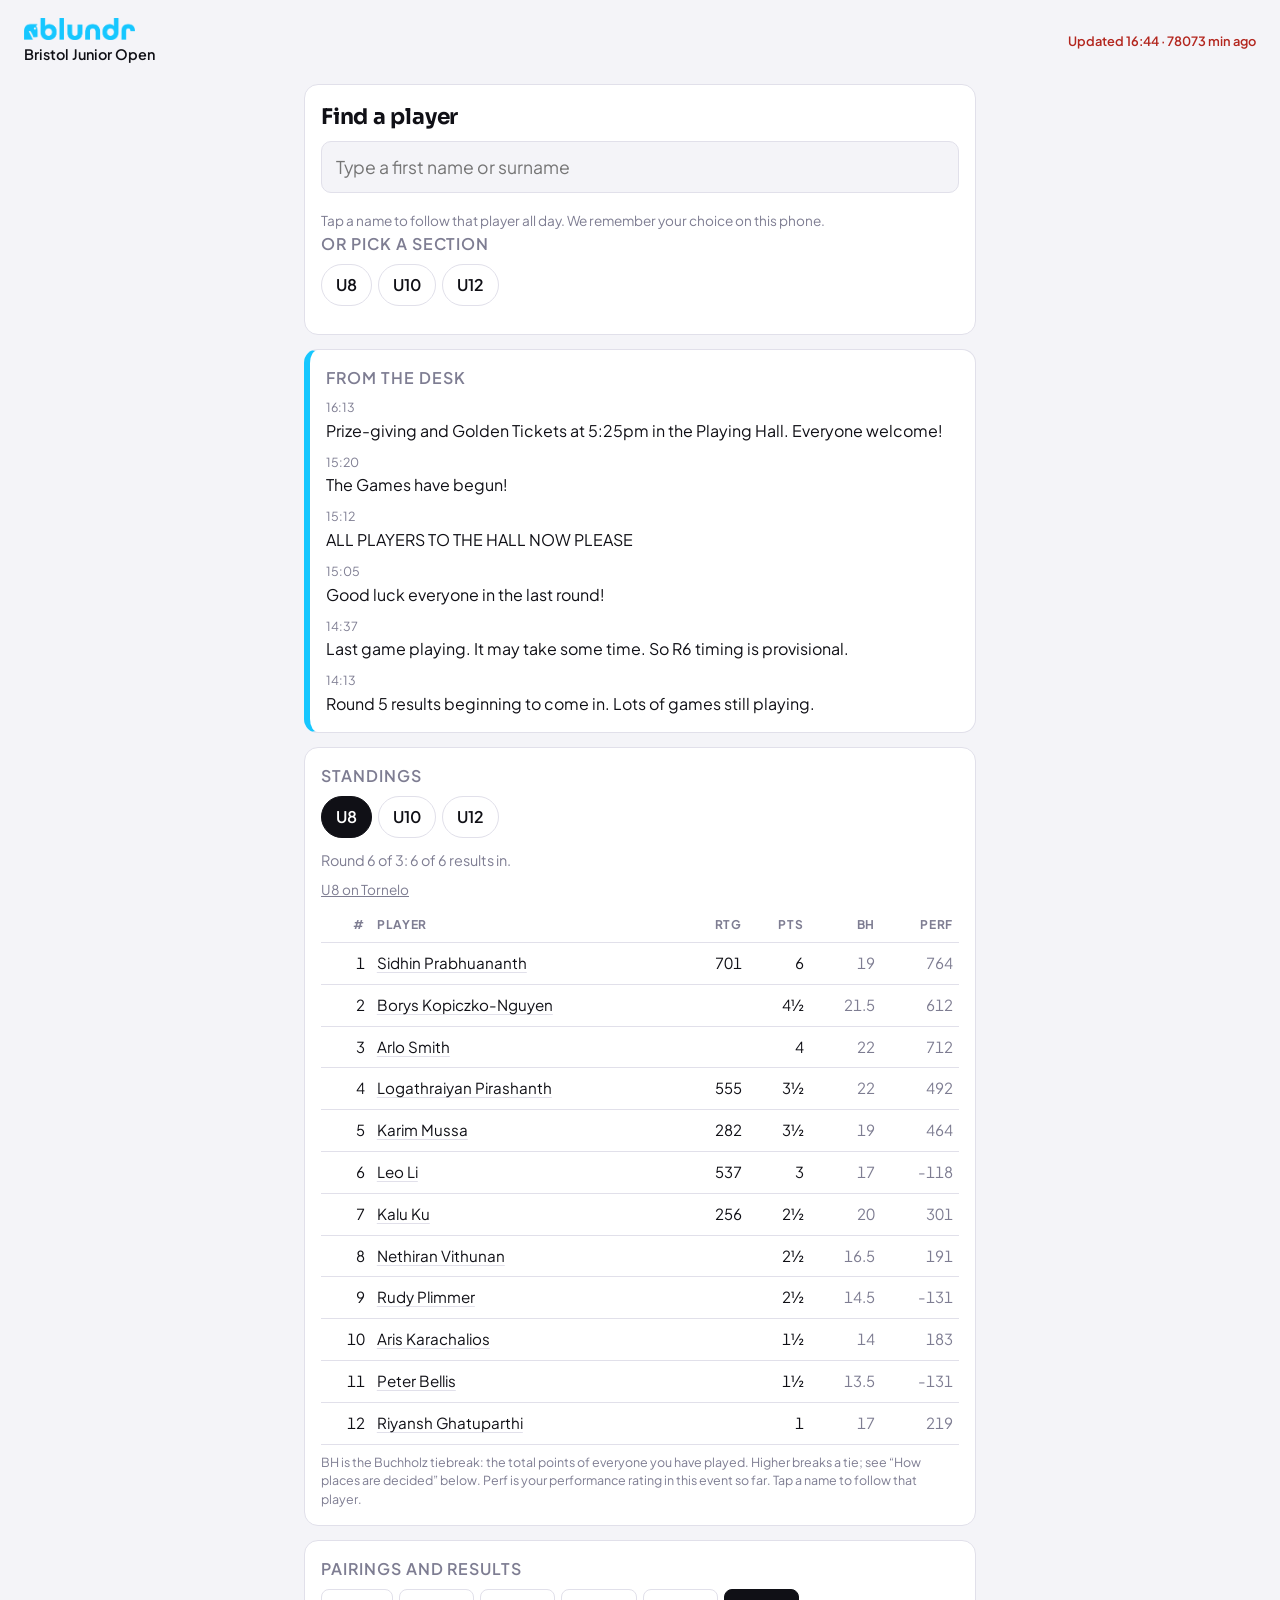
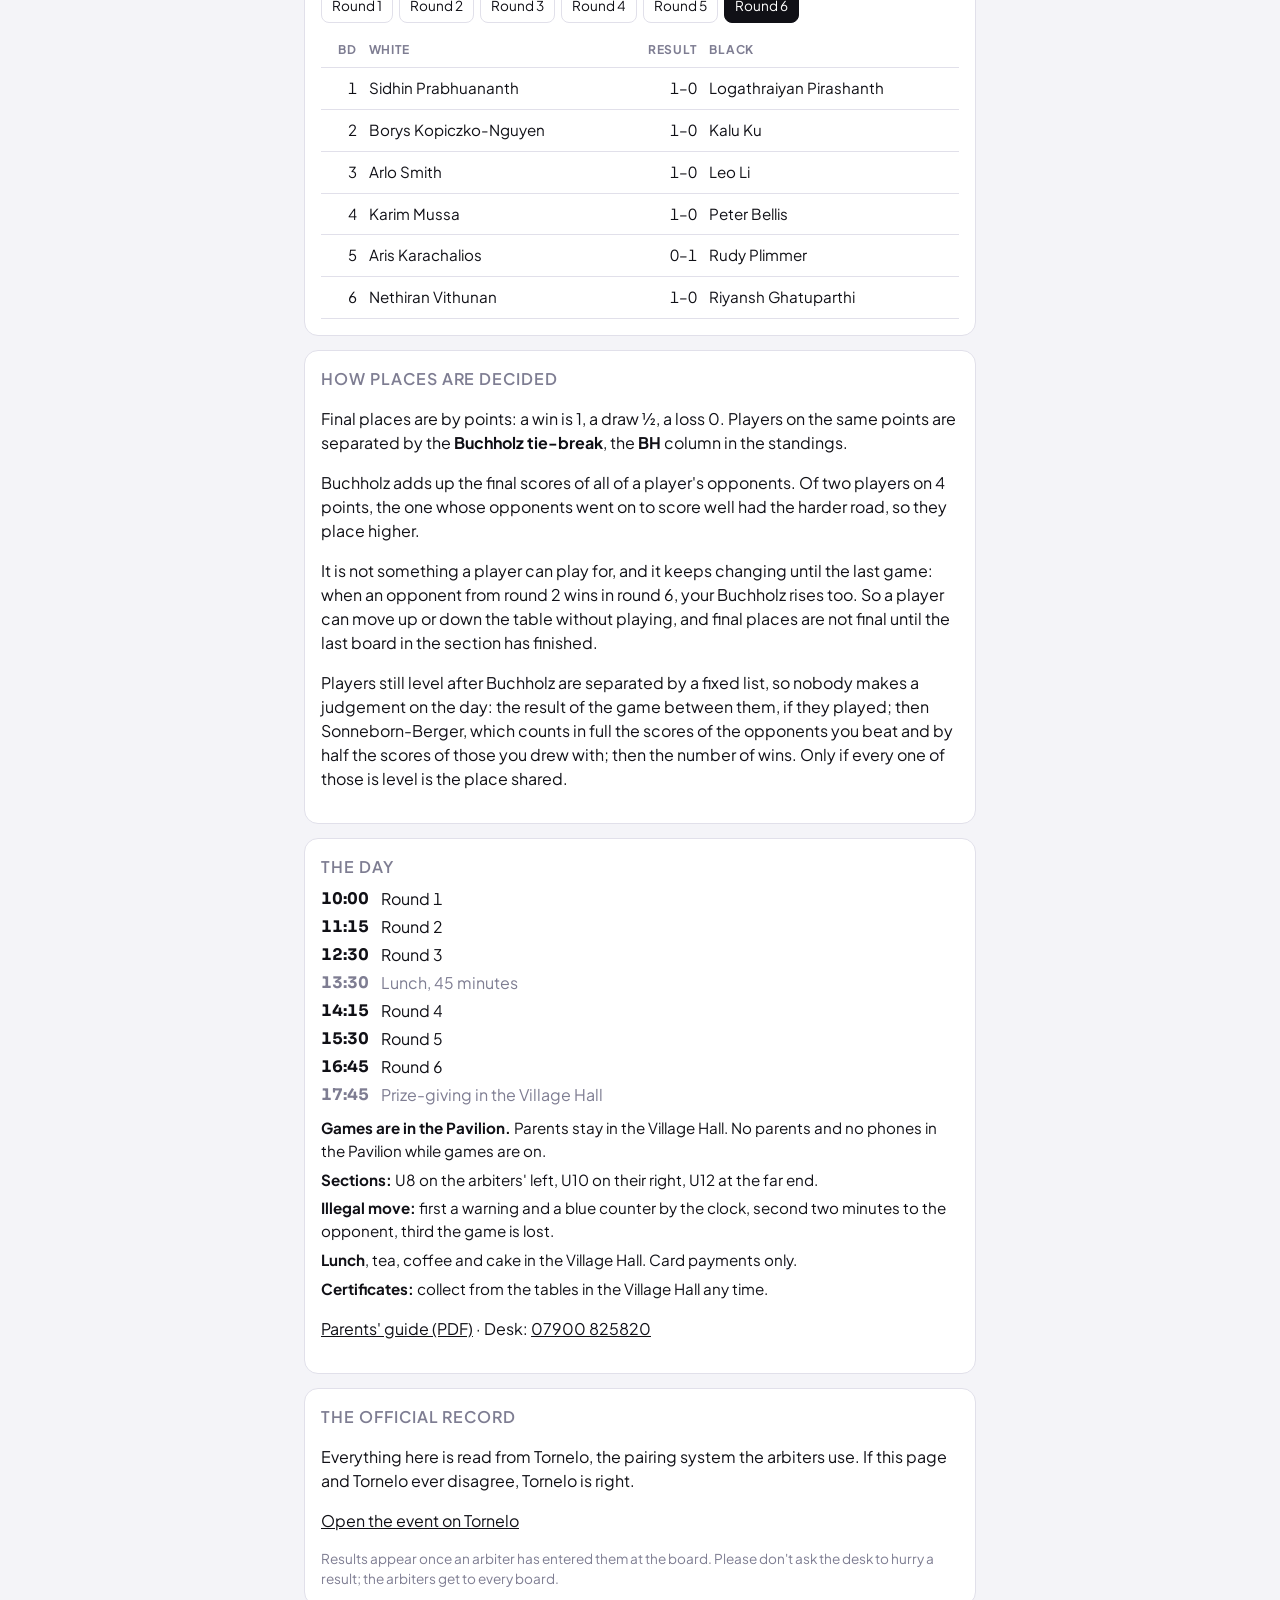
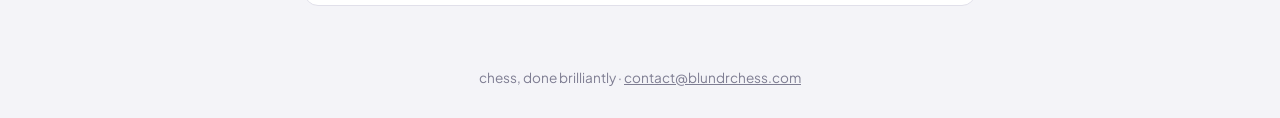
<file: index.html>
<!doctype html>
<html lang="en-GB">
<head>
<meta charset="utf-8">
<meta name="viewport" content="width=device-width, initial-scale=1">
<title>Bristol Junior Open live</title>
<meta name="description" content="Live pairings, results and standings for the Bristol Junior Open. Find your child, see their board and follow the day.">
<link rel="preconnect" href="https://fonts.googleapis.com">
<link href="https://fonts.googleapis.com/css2?family=Sora:wght@600;800&family=Plus+Jakarta+Sans:wght@400;500;600;700&display=swap" rel="stylesheet">
<link rel="stylesheet" href="style.css">
</head>
<body>
<header class="top">
  <div class="brand"><img class="logo" src="img/logo-cyan.png" alt="blundr" width="2118" height="420"><span class="event" id="event-name">Bristol Junior Open</span></div>
  <div class="updated" id="updated">Loading…</div>
</header>

<main id="app">
  <section class="card banner" id="result-banner" hidden></section>
  <section class="card notice" id="announcements" hidden>
    <h2>From the desk</h2>
    <ul id="announce-list"></ul>
  </section>

  <section class="card next" id="next-round" hidden></section>

  <section class="card find">
    <h1>Find a player</h1>
    <input id="q" type="search" placeholder="Type a first name or surname" autocomplete="off" inputmode="search" aria-label="Find a player">
    <ul id="matches" class="matches"></ul>
    <p class="hint">Tap a name to follow that player all day. We remember your choice on this phone.</p>
    <div id="browse"></div>
  </section>

  <section class="card player" id="player" hidden></section>

  <section class="card sections" id="sections"></section>

  <section class="card boards" id="boards"></section>

  <section class="card info" id="places">
    <h2>How places are decided</h2>
    <p>Final places are by points: a win is 1, a draw ½, a loss 0. Players on the same points are separated by the <b>Buchholz tie-break</b>, the <b>BH</b> column in the standings.</p>
    <p>Buchholz adds up the final scores of all of a player's opponents. Of two players on 4 points, the one whose opponents went on to score well had the harder road, so they place higher.</p>
    <p>It is not something a player can play for, and it keeps changing until the last game: when an opponent from round 2 wins in round 6, your Buchholz rises too. So a player can move up or down the table without playing, and final places are not final until the last board in the section has finished.</p>
    <p>Players still level after Buchholz are separated by a fixed list, so nobody makes a judgement on the day: the result of the game between them, if they played; then Sonneborn-Berger, which counts in full the scores of the opponents you beat and by half the scores of those you drew with; then the number of wins. Only if every one of those is level is the place shared.</p>
  </section>

  <section class="card info" id="info">
    <h2>The day</h2>
    <div class="timetable" id="timetable"></div>
    <ul class="plain">
      <li><b>Games are in the Pavilion.</b> Parents stay in the Village Hall. No parents and no phones in the Pavilion while games are on.</li>
      <li><b>Sections:</b> U8 on the arbiters' left, U10 on their right, U12 at the far end.</li>
      <li><b>Illegal move:</b> first a warning and a blue counter by the clock, second two minutes to the opponent, third the game is lost.</li>
      <li><b>Lunch</b>, tea, coffee and cake in the Village Hall. Card payments only.</li>
      <li><b>Certificates:</b> collect from the tables in the Village Hall any time.</li>
    </ul>
    <p><a href="guide.pdf" target="_blank" rel="noopener">Parents' guide (PDF)</a> · Desk: <a href="tel:+447900825820">07900 825820</a></p>
  </section>

  <section class="card links">
    <h2>The official record</h2>
    <p>Everything here is read from Tornelo, the pairing system the arbiters use. If this page and Tornelo ever disagree, Tornelo is right.</p>
    <p><a id="tornelo-link" href="https://tornelo.com/chess/orgs/blundr/events/bristol-junior-open" target="_blank" rel="noopener">Open the event on Tornelo</a></p>
    <p class="small">Results appear once an arbiter has entered them at the board. Please don't ask the desk to hurry a result; the arbiters get to every board.</p>
  </section>
</main>

<footer class="foot">
  <p>chess, done brilliantly · <a href="mailto:contact@blundrchess.com">contact@blundrchess.com</a></p>
</footer>
<script src="app.js"></script>
</body>
</html>
</file>
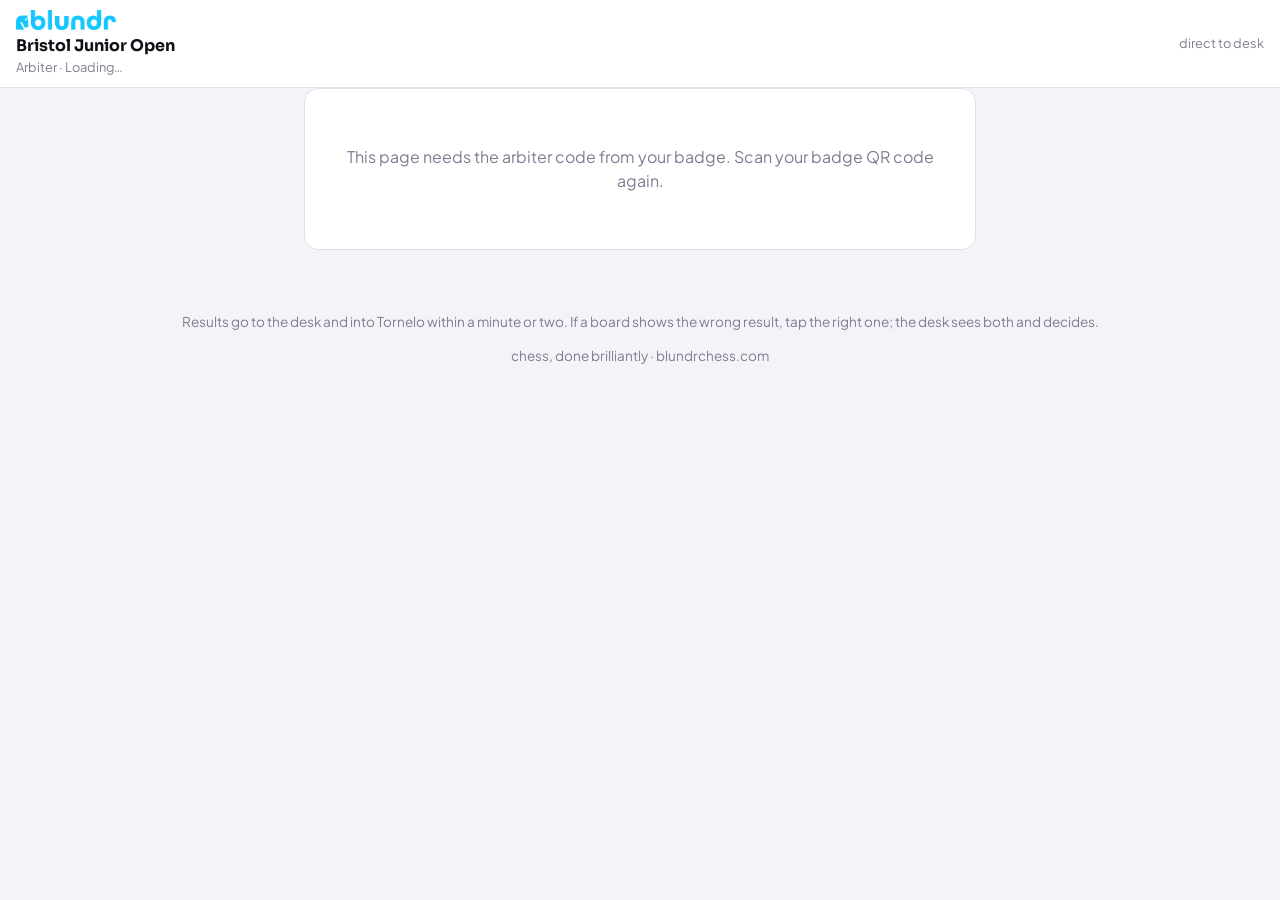
<file: arbiter.html>
<!doctype html>
<html lang="en-GB">
<head>
<meta charset="utf-8">
<meta name="viewport" content="width=device-width, initial-scale=1">
<title>Arbiter results</title>
<meta name="robots" content="noindex">
<link rel="preconnect" href="https://fonts.googleapis.com">
<link href="https://fonts.googleapis.com/css2?family=Sora:wght@600;800&family=Plus+Jakarta+Sans:wght@400;500;600;700&display=swap" rel="stylesheet">
<link rel="stylesheet" href="style.css">
<style>
  .who { display: flex; justify-content: space-between; align-items: center; gap: 10px; padding: 10px 16px; background: var(--card); border-bottom: 1px solid var(--line); position: sticky; top: 0; z-index: 2; }
  .who b { font-family: Sora, sans-serif; display: block; }
  .who .logo { height: 20px; width: auto; display: block; margin-bottom: 4px; }
  .who .state { font-size: .8rem; color: var(--muted); }
  .board { display: grid; grid-template-columns: 2.6rem 1fr; gap: 6px 12px; padding: 12px 0; border-bottom: 1px solid var(--line); }
  .board .no { font-family: Sora, sans-serif; font-weight: 800; font-size: 1.6rem; line-height: 1; color: var(--muted); }
  .board .names { display: grid; gap: 2px; }
  .board .names span { font-weight: 600; }
  .board .names small { color: var(--muted); font-weight: 500; margin-left: 6px; }
  .btns { grid-column: 1 / -1; display: grid; grid-template-columns: 1fr 1fr 1fr; gap: 8px; }
  .btns button { font: inherit; font-family: Sora, sans-serif; font-weight: 800; font-size: 1.15rem; padding: 14px 6px; border-radius: 12px; border: 2px solid var(--line); background: var(--card); color: var(--ink); }
  .btns button.on { background: var(--ink); color: var(--card); border-color: var(--ink); }
  .btns button.sent { border-color: var(--live); }
  .status { grid-column: 1 / -1; font-size: .85rem; color: var(--muted); min-height: 1.2em; }
  .status.ok { color: var(--win); font-weight: 600; }
  .status.bad { color: var(--loss); font-weight: 600; }
  .locked { padding: 24px 16px; text-align: center; color: var(--muted); }
  .rule { font-size: .9rem; color: var(--muted); margin: 0 0 12px; }
  .round { font-family: Sora, sans-serif; font-weight: 800; font-size: 1.5rem; letter-spacing: -.02em; margin: 6px 0 4px; }
  .round small { font-family: "Plus Jakarta Sans", sans-serif; font-weight: 500; font-size: .9rem; color: var(--muted); margin-left: 8px; }
</style>
</head>
<body>
<div class="who"><div><img class="logo" src="img/logo-cyan.png" alt="blundr" width="2118" height="420"><b id="event">Bristol Junior Open</b><div class="state"><span id="arb">Arbiter</span> · <span id="updated">Loading…</span></div></div><div class="state" id="mode"></div></div>
<main id="app">
  <section class="card" id="locked" hidden><p class="locked">This page needs the arbiter code from your badge. Scan your badge QR code again.</p></section>
  <section class="card" id="panel" hidden>
    <div class="tabs" id="sections"></div>
    <h1 class="round" id="roundline"></h1>
    <p class="rule"><b>1 – 0</b> White wins &nbsp;·&nbsp; <b>½ – ½</b> draw &nbsp;·&nbsp; <b>0 – 1</b> Black wins. Tap once per board; the desk sees every tap.</p>
    <div id="boards"></div>
  </section>
</main>
<footer class="foot"><p>Results go to the desk and into Tornelo within a minute or two. If a board shows the wrong result, tap the right one; the desk sees both and decides.</p><p>chess, done brilliantly · blundrchess.com</p></footer>
<script>
(() => {
  const $ = (s, el = document) => el.querySelector(s);
  const el = (tag, attrs = {}, ...kids) => { const n = document.createElement(tag); for (const [k, v] of Object.entries(attrs)) { if (k === 'class') n.className = v; else if (k.startsWith('on')) n.addEventListener(k.slice(2), v); else if (v != null) n.setAttribute(k, v); } for (const k of kids.flat()) if (k != null) n.append(k.nodeType ? k : document.createTextNode(String(k))); return n; };
  const clean = s => (s || '').replace(/\s+\.$/, '').trim();
  const params = new URLSearchParams(location.search);
  const pin = params.get('pin') || '';
  const hashPin = str => { let x = 5381; for (const ch of String(str)) x = ((x << 5) + x + ch.charCodeAt(0)) >>> 0; return x.toString(36); };
  const local = !/github\.io$/.test(location.hostname); // served by the poller on the Mac: post straight to it
  let data = null, open = params.get('section') || null; const sent = {}; // key section|round|board -> {result, at, note}
  $('#mode').textContent = local ? 'direct to desk' : 'via results form';

  async function load() {
    try { const r = await fetch(`data/live.json?t=${Date.now()}`, { cache: 'no-store' }); data = await r.json(); render(); }
    catch { $('#updated').textContent = 'Could not load pairings'; }
  }
  function render() {
    const arbName = data.results && data.results.pins ? data.results.pins[hashPin(pin)] : null;
    if (!pin || (data.results && data.results.pins && !arbName)) { $('#locked').hidden = false; $('#panel').hidden = true; $('#arb').textContent = 'Arbiter'; return; }
    $('#arb').textContent = arbName || 'Arbiter'; $('#event').textContent = data.event.name; $('#locked').hidden = true; $('#panel').hidden = false;
    $('#updated').textContent = `pairings ${new Date(data.generatedAt).toLocaleTimeString('en-GB', { hour: '2-digit', minute: '2-digit' })}`;
    const secs = Object.values(data.sections); if (!open || !data.sections[open]) open = secs[0].slug;
    const tabs = $('#sections'); tabs.replaceChildren();
    for (const s of secs) tabs.append(el('button', { role: 'tab', 'aria-selected': String(s.slug === open), onclick: () => { open = s.slug; render(); } }, s.name));
    const sec = data.sections[open]; const box = $('#boards'); box.replaceChildren();
    if (!sec.currentRound) { $('#roundline').textContent = 'No round published yet'; return; }
    const rows = sec.rounds[sec.currentRound] || [];
    const done = rows.filter(r => r.result && r.black).length, total = rows.filter(r => r.black).length;
    $('#roundline').replaceChildren(`Round ${sec.currentRound}`, el('small', {}, `${done} of ${total} in Tornelo`));
    for (const r of rows) {
      if (!r.black || /^bye$/i.test(clean(r.black))) continue;
      const key = `${sec.slug}|${sec.currentRound}|${r.board}`; const s = sent[key];
      const inT = r.result ? r.result.replace(/½/g, '1/2') : null;
      const b = el('div', { class: 'board' },
        el('div', { class: 'no' }, r.board),
        el('div', { class: 'names' }, el('div', {}, el('span', {}, clean(r.white)), el('small', {}, 'White')), el('div', {}, el('span', {}, clean(r.black)), el('small', {}, 'Black'))),
        el('div', { class: 'btns' }, ...[['1-0', '1 – 0'], ['1/2-1/2', '½ – ½'], ['0-1', '0 – 1']].map(([v, label]) =>
          el('button', { class: (inT === v ? 'on' : '') + (s && s.result === v && inT !== v ? ' sent' : ''), onclick: () => send(sec, r, v, key) }, label))),
        el('div', { class: 'status ' + (inT ? 'ok' : s ? (s.note ? 'bad' : '') : '') }, inT ? 'In Tornelo ✓' : s ? (s.note || `Sent ${s.at} · waiting for Tornelo`) : ''));
      box.append(b);
    }
  }
  async function send(sec, r, result, key) {
    const payload = { section: sec.slug, round: sec.currentRound, board: r.board, result, pin, white: clean(r.white), black: clean(r.black) };
    sent[key] = { result, at: new Date().toLocaleTimeString('en-GB', { hour: '2-digit', minute: '2-digit', second: '2-digit' }) }; render();
    try {
      if (local) {
        const res = await fetch('/api/result', { method: 'POST', headers: { 'content-type': 'application/json' }, body: JSON.stringify(payload) });
        if (!res.ok) throw new Error(await res.text());
      } else {
        const f = data.results && data.results.form; if (!f) throw new Error('results form not configured');
        const body = new URLSearchParams(); body.set(f.fields.packed, `RESULT|${payload.section}|${payload.round}|${payload.board}|${payload.result}|${payload.pin}`); body.set(f.fields.marker, 'result');
        await fetch(f.action, { method: 'POST', mode: 'no-cors', body });
      }
    } catch (e) { sent[key].note = 'Not sent: ' + e.message + '. Tell the desk.'; render(); }
  }
  load(); setInterval(load, 15000);
})();
</script>
</body>
</html>
</file>
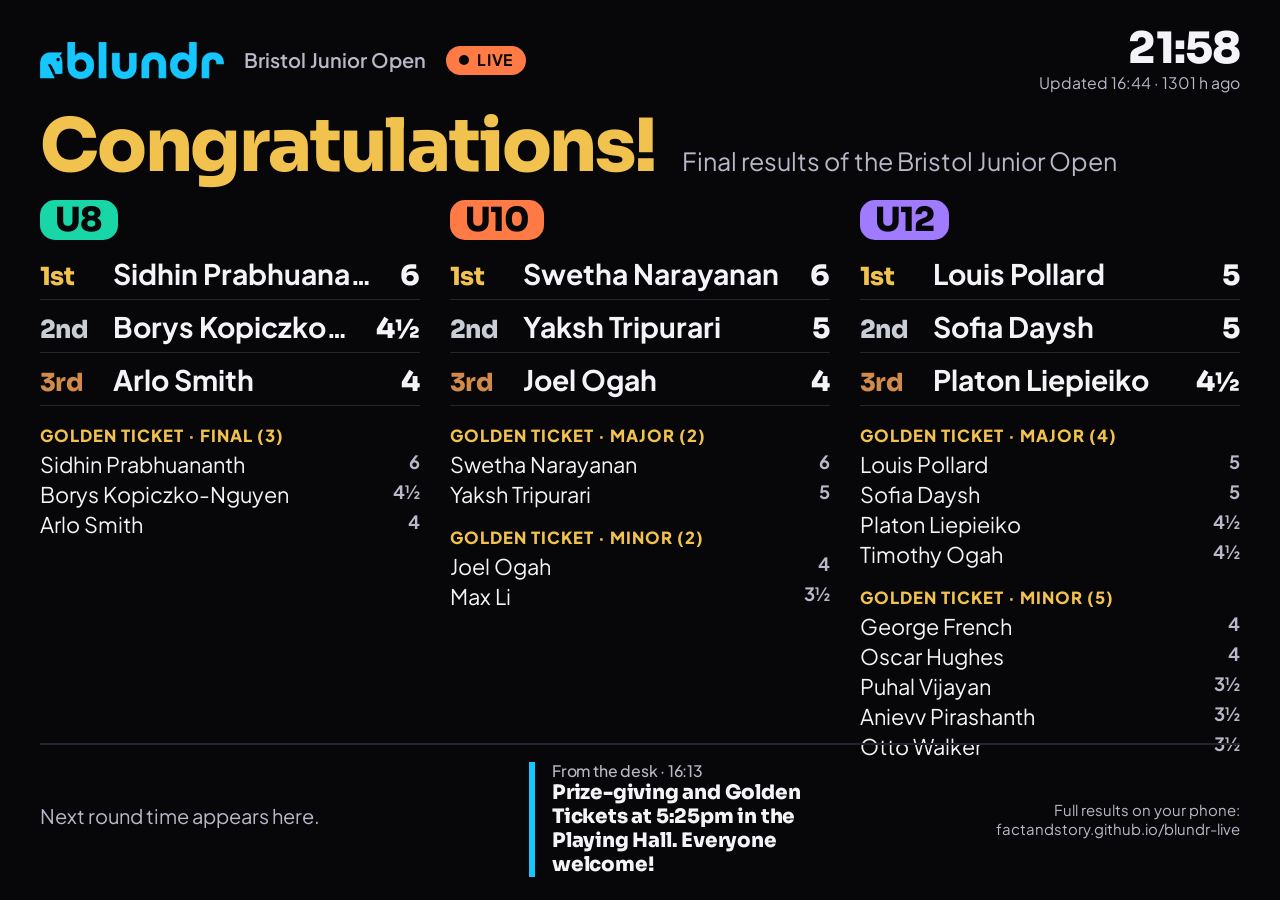
<file: screen.html>
<!doctype html>
<html lang="en-GB">
<head>
<meta charset="utf-8">
<meta name="viewport" content="width=device-width, initial-scale=1">
<title>Bristol Junior Open · hall screen</title>
<meta name="description" content="Big-screen display for the playing hall: current pairings one section at a time, next-round time and the latest announcement. Reads data/live.json like the parents' page.">
<link rel="preconnect" href="https://fonts.googleapis.com">
<link href="https://fonts.googleapis.com/css2?family=Sora:wght@600;800&family=Plus+Jakarta+Sans:wght@400;500;600;700&display=swap" rel="stylesheet">
<style>
  /* Everything scales with the screen height, so 1080p and 4K look the same. 1rem ≈ 20px at 1080. */
  :root {
    --bg: #070709; --ink: #F4F4F8; --muted: #B9B8C9; --line: #24242e; --panel: #101016;
    --cyan: #16C7FF; --gold: #F2C24E;
    --u8: #19D6A6; --u10: #FF7A45; --u12: #A07BFF;
    --live: #16C7FF; --stale: #FF7A45;
  }
  * { box-sizing: border-box; }
  html { font-size: 1.85vh; }
  html, body { margin: 0; height: 100%; overflow: hidden; background: var(--bg); color: var(--ink); cursor: none; }
  body { font: 1rem/1.3 'Plus Jakarta Sans', system-ui, sans-serif; display: grid; grid-template-rows: auto 1fr auto; padding: 1.6rem 2.4rem 1.4rem; gap: 1rem; }
  .sora { font-family: Sora, 'Plus Jakarta Sans', system-ui, sans-serif; font-weight: 800; letter-spacing: -.02em; }

  /* top bar */
  .top { display: flex; align-items: center; justify-content: space-between; gap: 2rem; }
  .brand { display: flex; align-items: center; gap: 1.2rem; }
  .brand img { height: 2.2rem; width: auto; display: block; }
  .brand .event { font-weight: 600; font-size: 1.2rem; color: var(--muted); }
  .chip { display: inline-flex; align-items: center; gap: .5rem; background: var(--cyan); color: #070709; font-weight: 700; font-size: .95rem; padding: .25rem .8rem; border-radius: 999px; letter-spacing: .04em; text-transform: uppercase; }
  .chip::before { content: ''; width: .6rem; height: .6rem; border-radius: 50%; background: #070709; animation: blink 1.6s infinite; }
  .chip.stale { background: var(--stale); }
  .chip.stale::before { animation: none; }
  @keyframes blink { 50% { opacity: .25; } }
  .clock { text-align: right; }
  .clock .time { font-size: 2.6rem; line-height: 1; }
  .clock .updated { color: var(--muted); font-size: .95rem; margin-top: .2rem; }

  /* main slide */
  .slide { display: grid; grid-template-rows: auto 1fr; gap: .8rem; min-height: 0; animation: fade .5s ease; }
  .slide > table, .slide > .cols { align-self: start; }
  /* density: few boards get bigger type, many boards get tighter rows */
  .slide.roomy table { font-size: 2.4rem; } .slide.roomy td { padding: .7rem .6rem; } .slide.roomy .bd { font-size: 2.8rem; }
  .slide.tight table { font-size: 1.75rem; } .slide.tight td { padding: .3rem .6rem; } .slide.tight .bd { font-size: 2rem; }
  @keyframes fade { from { opacity: 0; transform: translateY(.4rem); } }
  .head { display: flex; align-items: baseline; gap: 1.2rem; }
  .sec { font-size: 3.4rem; line-height: 1; padding: .1em .45em; border-radius: .9rem; color: #070709; }
  .sec { background: var(--cyan); }
  .sec.u8 { background: var(--u8); } .sec.u10 { background: var(--u10); } .sec.u12 { background: var(--u12); }
  .title { font-size: 2.6rem; line-height: 1; }
  .sub { color: var(--muted); font-size: 1.3rem; margin-left: auto; align-self: center; }
  table { width: 100%; border-collapse: collapse; font-size: 1.95rem; line-height: 1.15; table-layout: fixed; }
  th { text-align: left; color: var(--muted); font-size: .95rem; font-weight: 600; text-transform: uppercase; letter-spacing: .08em; padding: 0 .6rem .4rem; border-bottom: 2px solid var(--line); }
  th:first-child, td:first-child { padding-left: 0; }
  th.bd, th.rank, th.res, th.pts { font-family: 'Plus Jakarta Sans', system-ui, sans-serif; font-size: .95rem; font-weight: 600; color: var(--muted); }
  th.w { text-align: right; }
  td { padding: .42rem .6rem; border-bottom: 1px solid var(--line); white-space: nowrap; overflow: hidden; text-overflow: ellipsis; }
  .bd { width: 6.5rem; font-family: Sora, sans-serif; font-weight: 800; font-size: 2.3rem; color: var(--muted); text-align: left; }
  .w { text-align: right; }
  .res { width: 13rem; text-align: center; padding-left: 1.4rem; padding-right: 1.4rem; font-family: Sora, sans-serif; font-weight: 800; font-variant-numeric: tabular-nums; }
  .res .live { display: inline-block; width: 1.6rem; height: .55rem; border-radius: 999px; background: var(--line); }
  .pts { width: 6rem; text-align: right !important; font-family: Sora, sans-serif; font-weight: 800; }
  .rank { width: 6.5rem; color: var(--muted); font-family: Sora, sans-serif; font-weight: 800; text-align: left; }
  .rank.r1 { color: var(--gold); } .rank.r2 { color: var(--cyan); } .rank.r3 { color: #D08A4B; }
  .bye { color: var(--muted); font-style: italic; }
  .cols { display: grid; grid-template-columns: 1fr 1fr; gap: 0 3rem; align-content: start; }
  .big { display: grid; place-items: center; text-align: center; gap: 1rem; }
  .big .h { font-size: 4.2rem; line-height: 1.05; max-width: 80vw; }
  .big .h mark { background: var(--cyan); color: #070709; padding: 0 .25em; border-radius: .2em; -webkit-box-decoration-break: clone; box-decoration-break: clone; }
  .big .p { color: var(--muted); font-size: 1.8rem; max-width: 86vw; line-height: 1.4; }
  .big .lanyard { justify-self: center; border-left: .4rem solid var(--cyan); background: var(--panel); border-radius: .8rem; padding: .8rem 1.4rem; font-size: 1.6rem; line-height: 1.35; text-align: left; max-width: 86vw; }
  .big .lanyard span { color: var(--cyan); font-weight: 700; }
  .big .arrived { font-size: 2rem; color: var(--ink); margin-top: 1rem; }

  /* countdown slide */
  .count { display: grid; place-items: center; text-align: center; gap: .6rem; }
  .count .digits { font-family: Sora, sans-serif; font-weight: 800; font-size: 13rem; line-height: 1; letter-spacing: -.04em; color: var(--gold); font-variant-numeric: tabular-nums; }
  .count .digits.now { color: var(--cyan); font-size: 7rem; }
  .count .what { font-family: Sora, sans-serif; font-weight: 800; font-size: 3rem; }
  .count .where { color: var(--muted); font-size: 1.8rem; }

  /* chess interlude */
  .lesson { display: grid; grid-template-columns: auto 1fr; gap: 3.2rem; min-height: 0; height: 100%; animation: fade .5s ease; }
  .ls-board { --side: calc(100vh - 17.5rem); width: var(--side); height: var(--side); }
  .ls-boardbox { width: var(--side); height: var(--side); }
  .cb { position: relative; width: 100%; height: 100%; border-radius: .6rem; overflow: hidden; box-shadow: 0 0 0 .35rem #1a1a22; }
  .cb-squares { position: absolute; inset: 0; display: grid; grid-template-columns: repeat(8, 1fr); grid-template-rows: repeat(8, 1fr); }
  .cb-sq { position: relative; } .cb-sq.light { background: #EDE7D6; } .cb-sq.dark { background: #5B7A99; }
  .cb-sq.hi.light { background: #F5E39A; } .cb-sq.hi.dark { background: #C9A64A; }
  .cb-sq.mk { box-shadow: inset 0 0 0 .45rem rgba(22,199,255,.85); }
  .cb-sq[data-file]::after, .cb-sq[data-rank]::before { position: absolute; font-size: .85rem; font-weight: 700; opacity: .55; }
  .cb-sq[data-file]::after { content: attr(data-file); right: .3rem; bottom: .1rem; } .cb-sq[data-rank]::before { content: attr(data-rank); left: .3rem; top: .1rem; }
  .cb-sq.light::after, .cb-sq.light::before { color: #5B7A99; } .cb-sq.dark::after, .cb-sq.dark::before { color: #EDE7D6; }
  .cb-pieces { position: absolute; inset: 0; pointer-events: none; }
  .cb-piece { position: absolute; left: 0; top: 0; width: 12.5%; height: 12.5%; transition: transform .65s cubic-bezier(.2,.7,.2,1), opacity .4s; padding: .45%; box-sizing: border-box; }
  .cb-piece svg { width: 100%; height: 100%; display: block; filter: drop-shadow(0 .15rem .2rem rgba(0,0,0,.35)); }
  .cb-piece.gone { opacity: 0; transform: scale(.6) !important; }
  .ls-side { display: grid; grid-template-rows: auto auto auto auto 1fr; gap: .8rem; min-width: 0; align-content: start; }
  .ls-kicker { color: var(--cyan); font-weight: 700; text-transform: uppercase; letter-spacing: .1em; font-size: 1rem; }
  .ls-title { font-family: Sora, sans-serif; font-weight: 800; font-size: 3.2rem; line-height: 1.05; letter-spacing: -.02em; }
  .ls-sub { color: var(--muted); font-size: 1.4rem; }
  .ls-moves { display: flex; flex-wrap: wrap; gap: .4rem .9rem; font-family: Sora, sans-serif; font-weight: 600; font-size: 1.5rem; color: var(--muted); min-height: 2.2rem; margin-top: .6rem; }
  .ls-moves .cur { color: #070709; background: var(--gold); padding: 0 .5rem; border-radius: .4rem; }
  .ls-note { font-size: 2rem; line-height: 1.35; margin-top: 1rem; align-self: start; }
  .ls-note.intro, .ls-note.outro { font-size: 2.1rem; color: var(--ink); border-left: .4rem solid var(--cyan); padding-left: 1.2rem; }

  /* other tournaments */
  .promo { display: grid; grid-template-rows: auto 1fr; gap: 1.2rem; min-height: 0; animation: fade .5s ease; }
  .promo .cards { display: grid; grid-template-columns: repeat(3, 1fr); gap: 1.6rem; align-content: start; }
  .promo .card { background: var(--panel); border-radius: 1.2rem; padding: 1.6rem 1.8rem; border-top: .6rem solid var(--cyan); display: grid; gap: .7rem; align-content: start; min-height: 0; transition: transform .4s, box-shadow .4s; }
  .promo .card.on { transform: scale(1.03); box-shadow: 0 0 0 .25rem var(--card-colour); }
  .promo .club { color: var(--muted); font-weight: 700; text-transform: uppercase; letter-spacing: .08em; font-size: .95rem; }
  .promo .ttl { font-family: Sora, sans-serif; font-weight: 800; font-size: 2.1rem; line-height: 1.1; letter-spacing: -.02em; }
  .promo .when { font-family: Sora, sans-serif; font-weight: 600; font-size: 1.35rem; color: var(--gold); }
  .promo .where { font-size: 1.2rem; color: var(--muted); }
  .promo ul { margin: .4rem 0 0; padding-left: 1.2rem; font-size: 1.25rem; line-height: 1.35; } .promo li { margin-bottom: .4rem; }
  .promo .enter { margin-top: .6rem; font-size: 1.15rem; } .promo .enter b { font-family: Sora, sans-serif; }
  .promo .foot-line { color: var(--muted); font-size: 1.3rem; text-align: center; }

  /* golden tickets */
  .tickets { display: grid; grid-template-rows: auto 1fr auto; gap: 1rem; min-height: 0; animation: fade .5s ease; }
  .tickets .cols3 { display: grid; grid-template-columns: repeat(3, 1fr); gap: 1.6rem; align-content: start; min-height: 0; }
  .tickets .col { display: grid; gap: .5rem; align-content: start; }
  .tickets .col .sec { justify-self: start; font-size: 2rem; }
  .tickets .name { font-family: Sora, sans-serif; font-weight: 800; font-size: 1.9rem; line-height: 1.15; display: flex; justify-content: space-between; gap: 1rem; align-items: baseline; border-bottom: 1px solid var(--line); padding: .3rem 0; }
  .tickets .name small { font-family: 'Plus Jakarta Sans', sans-serif; font-weight: 600; font-size: 1.05rem; color: var(--gold); white-space: nowrap; }
  .tickets .name.lit { color: var(--gold); }
  .tickets .none { color: var(--muted); font-size: 1.3rem; }
  .tickets .collect { background: var(--gold); color: #070709; border-radius: 1rem; padding: 1rem 1.6rem; font-family: Sora, sans-serif; font-weight: 800; font-size: 1.9rem; text-align: center; }
  .tickets .collect small { display: block; font-family: 'Plus Jakarta Sans', sans-serif; font-weight: 600; font-size: 1.2rem; margin-top: .2rem; }

  /* welcome (doors open) */
  .welcome { display: grid; grid-template-rows: auto 1fr; gap: 1.6rem; min-height: 0; animation: fade .5s ease; }
  .welcome .kick { color: var(--cyan); font-weight: 700; text-transform: uppercase; letter-spacing: .12em; font-size: 1.2rem; }
  .welcome .hello { font-family: Sora, sans-serif; font-weight: 800; font-size: 4rem; line-height: 1.12; letter-spacing: -.03em; margin-top: .3rem; }
  .welcome .hello mark, .big .h mark { white-space: nowrap; }
  .welcome .hello mark { background: var(--cyan); color: #070709; padding: 0 .2em; border-radius: .15em; }
  .welcome .body { display: grid; grid-template-columns: 1fr 18rem; gap: 2.4rem; min-height: 0; align-items: start; }
  .welcome .steps { display: grid; gap: 1rem; }
  .welcome .step { display: grid; grid-template-columns: 5rem 1fr; gap: 1.4rem; align-items: center; background: var(--panel); border-radius: 1.2rem; padding: .9rem 1.6rem; border-left: .6rem solid var(--line); transition: border-color .4s, transform .4s; }
  .welcome .step.on { border-left-color: var(--cyan); transform: translateX(.6rem); }
  .welcome .num { font-family: Sora, sans-serif; font-weight: 800; font-size: 4rem; line-height: 1; color: var(--muted); text-align: center; transition: color .4s; }
  .welcome .step.on .num { color: var(--cyan); }
  .welcome .st { font-family: Sora, sans-serif; font-weight: 800; font-size: 2.5rem; line-height: 1.1; letter-spacing: -.02em; }
  .welcome .sd { color: var(--muted); font-size: 1.45rem; margin-top: .3rem; }
  .welcome .pill { display: inline-block; color: #070709; font-weight: 800; font-family: Sora, sans-serif; font-size: 1.1rem; padding: .05rem .55rem; border-radius: .5rem; margin-right: .3rem; }
  .welcome .side { display: grid; gap: .9rem; justify-items: center; text-align: center; }
  .welcome .qr { background: #fff; border-radius: 1rem; padding: .7rem; width: 12rem; height: 12rem; }
  .welcome .qr svg { width: 100%; height: 100%; display: block; }
  .welcome .qrcap { color: var(--muted); font-size: 1.2rem; line-height: 1.3; }
  .welcome .qrcap b { color: var(--ink); }
  .welcome .when { background: var(--gold); color: #070709; border-radius: 1rem; padding: .8rem 1rem; font-family: Sora, sans-serif; font-weight: 800; font-size: 1.6rem; line-height: 1.15; width: 100%; }
  .welcome .when small { display: block; font-family: 'Plus Jakarta Sans', sans-serif; font-weight: 600; font-size: 1.05rem; margin-top: .25rem; }
  .welcome .top2 { display: flex; align-items: baseline; justify-content: space-between; gap: 2rem; }
  .welcome .here { font-family: Sora, sans-serif; font-weight: 800; font-size: 1.6rem; color: var(--ink); white-space: nowrap; }
  .welcome .here small { color: var(--muted); font-family: 'Plus Jakarta Sans', sans-serif; font-weight: 500; font-size: 1.05rem; }

  /* full-screen notice */
  .notice { display: grid; place-content: center; text-align: center; gap: 2rem; animation: fade .5s ease; }
  .notice .kick { color: var(--cyan); font-weight: 700; text-transform: uppercase; letter-spacing: .14em; font-size: 1.6rem; }
  .notice .nt { font-size: 9rem; line-height: 1.05; letter-spacing: -.03em; max-width: 90vw; color: var(--gold); }
  .notice .nx { color: var(--ink) !important; font-weight: 600; }
  .notice .nx { font-size: 2.6rem; color: var(--muted); max-width: 80vw; margin: 0 auto; }

  /* final results */
  .final { display: grid; grid-template-rows: auto 1fr; gap: 1rem; min-height: 0; animation: fade .5s ease; }
  .final .fhead { display: flex; align-items: baseline; gap: 1.6rem; }
  .final .ft { font-size: 4.4rem; line-height: 1; color: var(--gold); letter-spacing: -.03em; }
  .final .fs { color: var(--muted); font-size: 1.5rem; }
  .final .fcols { display: grid; grid-template-columns: repeat(3, 1fr); gap: 1.8rem; min-height: 0; align-content: start; }
  .final .fcol { display: grid; gap: .7rem; align-content: start; min-width: 0; }
  .final .fcol > .sec { justify-self: start; font-size: 2rem; }
  .final .pod { display: grid; gap: .3rem; }
  .final .prow { display: grid; grid-template-columns: 3.6rem 1fr auto; gap: .8rem; align-items: baseline; font-size: 1.7rem; font-weight: 700; padding: .25rem 0; border-bottom: 1px solid var(--line); }
  .final .prow .pl { font-size: 1.5rem; } .final .prow .pn { white-space: nowrap; overflow: hidden; text-overflow: ellipsis; } .final .prow .pp { font-family: Sora, sans-serif; font-weight: 800; }
  .final .p1 .pl { color: var(--gold); } .final .p2 .pl { color: #C9CDD6; } .final .p3 .pl { color: #D08A4B; }
  .final .tk { margin-top: .4rem; }
  .final .tt { color: var(--gold); font-weight: 800; text-transform: uppercase; letter-spacing: .06em; font-size: 1rem; margin-bottom: .2rem; }
  .final .tl { display: grid; gap: .05rem; }
  .final .tn { display: flex; justify-content: space-between; gap: .8rem; font-size: 1.3rem; line-height: 1.35; }
  .final .tn span { white-space: nowrap; overflow: hidden; text-overflow: ellipsis; } .final .tn small { color: var(--muted); font-size: 1.1rem; font-weight: 700; }
  .final .tnone { color: var(--muted); font-size: 1.1rem; }

  /* bottom bar */
  .bottom { display: grid; grid-template-columns: 27rem 1fr 24rem; gap: 2.4rem; align-items: center; border-top: 2px solid var(--line); padding-top: 1rem; min-height: 5rem; }
  .next { display: flex; align-items: baseline; gap: .9rem; white-space: nowrap; overflow: hidden; padding-bottom: .35rem; }
  .next > * { flex-shrink: 0; }
  .next .t { font-size: 3.2rem; line-height: 1.15; color: var(--gold); font-variant-numeric: tabular-nums; min-width: 8.2rem; }
  .next .t.long { font-size: 2.3rem; }   /* h:mm:ss early in the morning */
  .next .t.now { font-size: 2rem; color: var(--cyan); }
  .next .l { color: var(--muted); font-size: 1.2rem; }
  .ann { border-left: .4rem solid var(--cyan); padding-left: 1rem; font-family: Sora, sans-serif; font-weight: 800; font-size: 1.7rem; line-height: 1.2; letter-spacing: -.01em; max-height: 7.6rem; overflow: hidden; }   /* long messages shrink to fit (fitAnn), never cut off */
  .ann time { display: block; color: var(--muted); font-family: 'Plus Jakarta Sans', sans-serif; font-weight: 500; font-size: .95rem; }
  .ann.empty { border-color: var(--line); color: var(--muted); }
  .dots { display: flex; gap: .5rem; }
  .dots span { width: 1rem; height: 1rem; border-radius: 50%; background: var(--line); }
  .dots span.on.u8 { background: var(--u8); } .dots span.on.u10 { background: var(--u10); } .dots span.on.u12 { background: var(--u12); }
  .dots span.on { background: var(--ink); }
  .foot { color: var(--muted); font-size: .9rem; text-align: right; }
</style>
</head>
<body>
<header class="top">
  <div class="brand"><img src="img/logo-cyan.png" alt="blundr"><span class="event" id="event-name">Bristol Junior Open</span><span class="chip" id="chip">Live</span></div>
  <div class="clock"><div class="time sora" id="now">--:--</div><div class="updated" id="updated">Loading…</div></div>
</header>

<main id="slide" class="slide"></main>

<footer class="bottom">
  <div class="next" id="next"></div>
  <div class="ann empty" id="ann">Announcements from the desk appear here.</div>
  <div><div class="dots" id="dots"></div><div class="foot" id="foot"></div></div>
</footer>

<script src="pieces.js"></script>
<script src="lessons.js"></script>
<script src="promos.js"></script>
<script src="chessboard.js"></script>
<script src="qrcode.min.js"></script>
<script>
(() => {
  // ?secs=10 dwell per slide · ?section=u12 pin one section · ?rows=12 rows per page
  const params = new URLSearchParams(location.search);
  const DWELL = Math.max(4, Number(params.get('secs')) || 10) * 1000;
  const PIN = params.get('section');
  const PAVILION = params.get('pavilion') === '1';   // playing-room screen: pairings and the countdown only, no standings, no interludes
  const ROWS = Math.max(6, Number(params.get('rows')) || 12);
  // ?scale=0.85 shrinks the whole picture inside a black border, for a projector image larger than its screen
  const SCALE = Number(params.get('scale'));
  // ?box=19,2,61,78 lays the whole page out inside that part of the picture (left %, top %, width %, height %): for a
  // projector that only shows a window of what it is sent (measured with calibrate.html at the venue)
  const BOX = (params.get('box') || '').split(',').map(Number);
  if (BOX.length === 4 && BOX.every(n => n >= 0 && n <= 100)) {
    const [L, T, W, H] = BOX; document.documentElement.style.background = '#000';
    document.documentElement.style.fontSize = `${1.7 * H / 100}vh`;
    const st = document.createElement('style'); st.textContent = '.bottom{grid-template-columns:auto 1fr!important}.bottom>div:last-child{display:none}'; document.head.append(st);
    Object.assign(document.body.style, { position: 'absolute', left: L + 'vw', top: T + 'vh', width: W + 'vw', height: H + 'vh', padding: '1.6rem 2.4rem 1.4rem' });
  }
  // ?aspect=4:3 lays the page out in a narrower box (centred, black either side) for a screen narrower than 16:9
  const ASPECT = (params.get('aspect') || '').split(':').map(Number);
  if (ASPECT.length === 2 && ASPECT[0] > 0 && ASPECT[1] > 0) { document.documentElement.style.background = '#000'; Object.assign(document.body.style, { width: `${100 * ASPECT[0] / ASPECT[1]}vh`, maxWidth: '100vw', margin: '0 auto' });
    const st = document.createElement('style'); st.textContent = '.bottom{grid-template-columns:auto 1fr!important}.bottom>div:last-child{display:none}'; document.head.append(st); }
  if (SCALE > 0.4 && SCALE < 1) { document.documentElement.style.background = '#000'; document.body.style.transform = `translateY(${-(Number(params.get('up')) || 0)}vh) scale(${SCALE})`; document.body.style.transformOrigin = 'center center'; }   // ?up=4 lifts the picture 4%
  const LOCAL_URL = params.get('demo') ? 'data/demo.json' : 'data/live.json', PUBLIC_URL = 'https://factandstory.github.io/blundr-live/data/live.json';
  let DATA_URL = LOCAL_URL; // if the iMac stops answering (Wi-Fi isolation, iMac asleep), fall back to the public copy and keep trying the iMac now and then
  const REFRESH_MS = /github\.io$/.test(location.hostname) ? 15000 : 4000;   // on the iMac the data is local, so poll fast: desk pushes land within 4 s

  const $ = s => document.querySelector(s);
  const el = (tag, attrs = {}, ...kids) => {
    const n = document.createElement(tag);
    for (const [k, v] of Object.entries(attrs)) { if (k === 'class') n.className = v; else if (v !== null && v !== undefined) n.setAttribute(k, v); }
    for (const k of kids.flat()) if (k !== null && k !== undefined) n.append(k.nodeType ? k : document.createTextNode(String(k)));
    return n;
  };
  const clean = s => (s || '').replace(/\s+\.$/, '').trim();
  const fmtTime = iso => new Date(iso).toLocaleTimeString('en-GB', { hour: '2-digit', minute: '2-digit' });
  const res = r => r ? r.split('1/2').join('½').replace('-', '–') : null;

  let data = null, failures = 0, slides = [], idx = -1, timer = null;
  // next round: desk setting first, printed timetable as fallback. Returns { number, at: Date, label, note } or null
  function nextRound() {
    const today = (hm) => { const [h, m] = hm.split(':').map(Number); const d = new Date(); d.setHours(h, m, 0, 0); return d; };
    const nr = data.nextRound;
    if (nr && nr.startsAt && today(nr.startsAt).getTime() > Date.now() - 10 * 60000) return { number: nr.number, at: today(nr.startsAt), label: nr.startsAt, note: nr.note || '' };
    const sch = (data.schedule && data.schedule.rounds) || {}; const now = Date.now();
    // never fall back to the timetable for a round that is already paired (the day runs ahead of or behind the printed times)
    const paired = Math.max(0, ...Object.values(data.sections || {}).map(x => x.currentRound || 0));
    for (const [n, t] of Object.entries(sch)) { if (Number(n) <= paired) continue; const at = today(t); if (at.getTime() > now - 3 * 60000) return { number: Number(n), at, label: t, note: '' }; }
    if (data.schedule && data.schedule.prizes) { const at = today(data.schedule.prizes); if (at.getTime() > now - 3 * 60000) return { number: null, at, label: data.schedule.prizes, note: 'Prize-giving' }; }
    return null;
  }
  const mmss = ms => { const s = Math.max(0, Math.round(ms / 1000)); const h = Math.floor(s / 3600), m = Math.floor((s % 3600) / 60), x = s % 60; return (h ? h + ':' : '') + String(m).padStart(h ? 2 : 1, '0') + ':' + String(x).padStart(2, '0'); };

  async function load() {
    try {
      const r = await fetch(`${DATA_URL}?t=${Date.now()}`, { cache: 'no-store' });
      if (!r.ok) throw new Error(r.status);
      data = await r.json(); failures = 0;
      renderChrome(); buildSlides();
      if (featureActive()) startLesson(); else if (lessonView) { stopLesson(); } else if (idx < 0) step(); else showSlide(idx, false);
    } catch (e) {
      failures++;
      if (failures >= 1 && DATA_URL === LOCAL_URL && !/github\.io$/.test(location.hostname)) { DATA_URL = PUBLIC_URL; failures = 0; $('#updated').textContent = 'Desk unreachable; using the public copy'; return load(); }
      if (failures >= 2) { $('#updated').textContent = data ? 'Connection lost. Showing the last update.' : 'Waiting for data…'; $('#chip').classList.add('stale'); }
    }
  }

  // ---- slides: one per section (paged if long); a standings slide once a round's results are all in
  function buildSlides() {
    const out = [];
    const secs = Object.values(data.sections).filter(s => !PIN || s.slug === PIN);
    for (const sec of secs) {
      if (!sec.currentRound) { out.push({ sec, kind: 'waiting' }); continue; }
      const rows = sec.rounds[sec.currentRound] || [];
      const complete = sec.progress && sec.progress.boards > 0 && sec.progress.entered >= sec.progress.boards;
      const paged = [];
      for (let i = 0; i < rows.length; i += ROWS * 2) paged.push(rows.slice(i, i + ROWS * 2));
      if (!paged.length) paged.push([]);
      paged.forEach((rows, i) => out.push({ sec, kind: 'pairings', rows, page: i + 1, pages: paged.length, complete }));
      if (sec.standings.length && !PAVILION) out.push({ sec, kind: 'standings', complete });
    }
    const nr = nextRound();
    if (nr && nr.at.getTime() - Date.now() > -2 * 60000) out.unshift({ kind: 'countdown', sec: { slug: 'clock' } });
    slides = out;
    if (idx >= slides.length) idx = 0;
  }

  // ---- desk-pushed interlude (a chess lesson) takes over the main area, then the rotation returns by itself
  let lessonView = null, lessonKey = null, lessonStart = 0, lessonFeature = null; const lessonDone = new Set();
  function featureActive() {
    const f = data && data.feature; if (!f || PAVILION) return null;
    const key = f.id || f.startedAt; if (lessonDone.has(key)) return null;
    if (f.kind === 'lesson' && f.lesson === 'all') {   // play every lesson in order, round and round, timed from startedAt (so a late page joins in step)
      if (!window.LESSONS || !window.Chess) return null;
      const T = lessonTotals(); const cyc = T.reduce((a, b) => a + b, 0) + 8000 * T.length; if (!cyc) return null;
      const e = Math.max(0, Date.now() - (Date.parse(f.startedAt) || Date.now())); const n = Math.floor(e / cyc); let t = e % cyc, i = 0;
      while (i < T.length && t >= T[i] + 8000) { t -= T[i] + 8000; i++; }
      if (t >= T[i]) return null;   // the 8-second gap between lessons: pairings show
      const k = `${key}#${n}#${i}`; if (lessonDone.has(k)) return null;
      return { f: { ...f, loop: false }, L: window.LESSONS[i], key: k, start: Date.now() - t };
    }
    if (f.kind === 'lesson') { if (!window.LESSONS || !window.Chess) return null; const L = window.LESSONS.find(l => l.id === f.lesson); if (!L) return null; return { f, L, key }; }
    if (f.kind === 'promo' && window.PROMOS) return { f, key };
    if (f.kind === 'tickets') return { f, key };
    if (f.kind === 'welcome') return { f, key };
    if (f.kind === 'notice' && f.title) return { f, key };
    if (f.kind === 'final') return { f, key };
    return null;
  }
  let _totals = null;
  function lessonTotals() {
    if (_totals) return _totals;
    _totals = window.LESSONS.map(L => { const d = document.createElement('div'); d.style.cssText = 'position:absolute;left:-9999px;width:1000px;height:600px'; document.body.append(d); const v = window.Chess.mountLesson(d, L); d.remove(); return v.total; });
    return _totals;
  }
  function startLesson() {
    const a = featureActive(); if (!a || a.key === lessonKey) return;
    clearTimeout(timer); lessonKey = a.key; lessonFeature = a.f; lessonStart = a.start || Date.parse(a.f.startedAt) || Date.now();
    const main = $('#slide'); main.className = 'slide'; $('#dots').replaceChildren();
    if (a.f.kind === 'lesson') { const host = el('div', { class: 'lesson' }); main.replaceChildren(host); lessonView = window.Chess.mountLesson(host, a.L); lessonView.tick(Date.now() - lessonStart); }
    else if (a.f.kind === 'promo') { lessonView = mountPromo(main); }
    else if (a.f.kind === 'tickets') { lessonView = mountTickets(main); }
    else if (a.f.kind === 'welcome') { lessonView = mountWelcome(main); }
    else if (a.f.kind === 'notice') { lessonView = mountNotice(main, a.f); }
    else if (a.f.kind === 'final') { lessonView = mountFinal(main); }
  }
  function stopLesson() { lessonView = null; lessonKey = null; lessonFeature = null; idx = -1; step(); }
  function lessonTick() {
    if (!lessonView) return;
    let e = Date.now() - lessonStart;
    if (lessonView.refresh) lessonView.refresh();   // promo/tickets re-read live data each tick
    if (e >= lessonView.total) { if (lessonFeature.loop) e = e % lessonView.total; else { lessonDone.add(lessonKey); stopLesson(); return; } }
    lessonView.tick(e);
  }

  // ---- other tournaments: three cards, one lit at a time
  function mountPromo(main) {
    const P = window.PROMOS; const DWELL_CARD = 9000;
    const cards = P.map(p => el('div', { class: 'card', style: `border-top-color:${p.colour}; --card-colour:${p.colour}` },
      el('div', { class: 'club' }, p.club), el('div', { class: 'ttl' }, p.title), el('div', { class: 'when' }, p.when), el('div', { class: 'where' }, p.where),
      el('ul', {}, ...p.facts.map(f => el('li', {}, f))),
      el('div', { class: 'enter' }, 'Enter at ', el('b', {}, p.enter), ' · ', p.contact)));
    const host = el('div', { class: 'promo' },
      el('div', { class: 'head' }, el('span', { class: 'sec sora', style: 'background:var(--gold)' }, 'Coming up'), el('span', { class: 'title sora' }, 'Three more tournaments for your diary'), el('span', { class: 'sub' }, 'details from the organisers')),
      el('div', { class: 'cards' }, ...cards));
    main.replaceChildren(host);
    let lit = -1;
    return { total: DWELL_CARD * P.length, tick(e) { const i = Math.floor(e / DWELL_CARD) % P.length; if (i !== lit) { lit = i; cards.forEach((c, k) => c.classList.toggle('on', k === i)); } } };
  }

  // ---- Golden Tickets: qualifiers so far from the standings and the LJCC pass marks in live.json
  function qualifiers() {
    const out = [];
    for (const sec of Object.values(data.sections)) {
      const q = (data.qualify || {})[sec.slug]; if (!q) continue;
      const rows = (sec.standings || []).map(s => ({ name: clean(s.name), score: Number(String(s.score || '').replace('½', '.5').replace(',', '.')) || 0 })).filter(s => s.name);
      const list = rows.map(s => {
        if (q.final != null) return s.score >= q.final ? { ...s, label: 'Final' } : null;
        if (q.major != null && s.score >= q.major) return { ...s, label: 'Major' };
        if (q.minor != null && s.score >= q.minor) return { ...s, label: 'Minor' };
        return null;
      }).filter(Boolean);
      const done = sec.progress && sec.progress.boards > 0 && sec.progress.entered >= sec.progress.boards && sec.currentRound === (sec.totalRounds || 6);
      out.push({ sec, q, list, done });
    }
    return out;
  }
  function mountTickets(main) {
    const prizes = (data.schedule && data.schedule.prizes) || '17:45';
    const host = el('div', { class: 'tickets' });
    main.replaceChildren(host);
    let last = ''; let lit = -1; const PER = 2500;
    const build = () => {
      const qs = qualifiers(); const sig = JSON.stringify(qs.map(x => [x.sec.slug, x.list.map(l => l.name + l.score), x.done]));
      if (sig === last) return; last = sig;
      const allDone = qs.length && qs.every(x => x.done);
      host.replaceChildren(
        el('div', { class: 'head' }, el('span', { class: 'sec sora', style: 'background:var(--gold)' }, 'Golden Tickets'), el('span', { class: 'title sora' }, allDone ? 'Qualified for the London Junior Chess Championships' : 'On course for London so far'), el('span', { class: 'sub' }, allDone ? 'final' : 'standings still moving')),
        el('div', { class: 'cols3' }, ...qs.map(x => el('div', { class: 'col' },
          el('span', { class: `sec sora ${x.sec.slug}` }, x.sec.name),
          ...(x.list.length ? x.list.map(l => el('div', { class: 'name', 'data-n': l.name }, el('span', {}, l.name), el('small', {}, `${String(l.score).replace('.5', '½')} pts · ${l.label}`))) : [el('div', { class: 'none' }, x.q.final != null ? `${x.q.final} points needed` : `${x.q.minor} for the Minor, ${x.q.major} for the Major`)])))),
        el('div', { class: 'collect' }, `Collect your Golden Ticket at the prize-giving, ${prizes}, in the village hall`, el('small', {}, 'Trophies and medals are presented at the same time. Everyone welcome.')));
    };
    build();
    return { total: 60000, refresh: build, tick(e) { const names = host.querySelectorAll('.name'); if (!names.length) return; const i = Math.floor(e / PER) % names.length; if (i !== lit) { lit = i; names.forEach((n, k) => n.classList.toggle('lit', k === i)); } } };
  }

  // ---- Welcome (doors open, 09:00–09:40): three check-in steps, a QR for anyone without a lanyard, live checked-in count
  function mountWelcome(main) {
    const SITE = 'https://factandstory.github.io/blundr-live/';
    const r1 = (data.schedule && data.schedule.rounds && data.schedule.rounds['1']) || '10:00';
    const step = (n, title, desc) => el('div', { class: 'step' }, el('div', { class: 'num' }, n), el('div', {}, el('div', { class: 'st' }, title), el('div', { class: 'sd' }, ...[].concat(desc))));
    const pills = ['u8', 'u10', 'u12'].filter(k => data.sections[k]).map(k => el('span', { class: 'pill', style: `background:var(--${k})` }, data.sections[k].name));
    const steps = [
      step(1, 'Pick up your child’s lanyard', ['From the desk at the back of the room. Players wear it all day.', ...(pills.length ? [el('br'), 'Section colours: ', ...pills] : [])]),
      step(2, 'Scan the QR code on it', 'Use your phone camera. It opens your child’s own page.'),
      step(3, 'Tap “We’re here”', 'That checks them in. Then follow their board, opponent and results all day.'),
    ];
    const qr = el('div', { class: 'qr' });
    if (window.qrcode) { const q = qrcode(0, 'M'); q.addData(SITE); q.make(); qr.innerHTML = q.createSvgTag({ cellSize: 4, margin: 0, scalable: true }); }
    const here = el('div', { class: 'here' });
    const host = el('div', { class: 'welcome' },
      el('div', {}, el('div', { class: 'top2' }, el('div', { class: 'kick' }, 'Good morning, and welcome'), here), el('div', { class: 'hello' }, 'Welcome to the', el('br'), el('mark', {}, 'Bristol Junior Open'))),
      el('div', { class: 'body' },
        el('div', { class: 'steps' }, ...steps),
        el('div', { class: 'side' }, qr, el('div', { class: 'qrcap' }, el('b', {}, 'No lanyard yet?'), ' Scan here and search for your child.'),
          el('div', { class: 'when' }, 'Check-in closes 9:40', el('small', {}, `Players to the pavilion 9:50 · Round 1 at ${r1}`)))));
    main.replaceChildren(host);
    const count = () => {
      const ci = data.checkin; const total = (data.roster || []).length;
      if (ci && ci.arrived && total) here.replaceChildren(`${Math.min(ci.arrived.length, total)} of ${total}`, el('small', {}, ' checked in so far'));
      else here.replaceChildren();
    };
    count(); let lit = -1; const PER = 5000;
    return { total: PER * steps.length, refresh: count, tick(e) { const i = Math.floor(e / PER) % steps.length; if (i !== lit) { lit = i; steps.forEach((x, k) => x.classList.toggle('on', k === i)); } } };
  }

  // ---- full-screen notice from the desk: a big headline and one line, until Stop
  function mountNotice(main, f) {
    main.replaceChildren(el('div', { class: 'notice' }, el('div', { class: 'kick' }, 'From the arbiters'), el('div', { class: 'nt sora' }, f.title), f.text ? el('div', { class: 'nx' }, ...f.text.split('|').flatMap((t, i) => i ? [el('br'), t.trim()] : [t.trim()])) : null));
    return { total: 600000, tick() {} };
  }

  // ---- final results: podium (top three from Tornelo's standings, tie-breaks applied) and Golden Tickets per section
  function mountFinal(main) {
    const host = el('div', { class: 'final' }); main.replaceChildren(host); let last = '';
    const pts = x => { const t = String(x ?? '').replace(',', '.'); return t === '½' ? 0.5 : Number(t.replace('½', '.5')) || 0; };
    const fmt = v => v === Math.floor(v) ? String(v) : (Math.floor(v) || '') + '½';
    const build = () => {
      const cols = ['u8', 'u10', 'u12'].filter(k => data.sections[k]).map(k => {
        const sec = data.sections[k], q = (data.qualify || {})[k] || {};
        const rows = (sec.standings || []).map(r => ({ name: clean(r.name), score: pts(r.score), rank: Number(r.rank) || 0 })).filter(r => r.name);
        const podium = rows.slice(0, 3);
        const groups = q.final != null ? [['Golden Ticket · Final', rows.filter(r => r.score >= q.final)]]
          : [['Golden Ticket · Major', rows.filter(r => r.score >= q.major)], ['Golden Ticket · Minor', rows.filter(r => r.score >= q.minor && r.score < q.major)]];
        return { k, sec, podium, groups };
      });
      const sig = JSON.stringify(cols.map(c => [c.podium, c.groups]));
      if (sig === last) return; last = sig;
      host.replaceChildren(
        el('div', { class: 'fhead' }, el('div', { class: 'ft sora' }, 'Congratulations!'), el('div', { class: 'fs' }, 'Final results of the Bristol Junior Open')),
        el('div', { class: 'fcols' }, ...cols.map(c => el('div', { class: 'fcol' },
          el('span', { class: `sec sora ${c.k}` }, c.sec.name),
          el('div', { class: 'pod' }, ...c.podium.map((r, i) => el('div', { class: 'prow p' + (i + 1) }, el('span', { class: 'pl sora' }, ['1st', '2nd', '3rd'][i]), el('span', { class: 'pn' }, r.name), el('span', { class: 'pp' }, fmt(r.score))))),
          ...c.groups.map(([title, list]) => el('div', { class: 'tk' }, el('div', { class: 'tt' }, title + (list.length ? ` (${list.length})` : '')),
            list.length ? el('div', { class: 'tl' }, ...list.map(r => el('div', { class: 'tn' }, el('span', {}, r.name), el('small', {}, fmt(r.score))))) : el('div', { class: 'tnone' }, 'none this time')))))));
    };
    build();
    return { total: 600000, refresh: build, tick() {} };
  }

  function step() {
    if (!slides.length) return;
    idx = (idx + 1) % slides.length;
    showSlide(idx, true);
    clearTimeout(timer); timer = setTimeout(step, DWELL);
  }

  function showSlide(i, animate) {
    const s = slides[i]; if (!s) return;
    const main = $('#slide');
    main.replaceChildren(...slideNodes(s));
    const n = s.kind === 'pairings' ? s.rows.length : s.kind === 'standings' ? Math.ceil(s.sec.standings.length / 2) : 0;
    main.className = 'slide ' + (n && n <= 7 ? 'roomy' : n >= 10 ? 'tight' : '');
    if (animate) { main.style.animation = 'none'; void main.offsetWidth; main.style.animation = ''; }
    const dots = $('#dots'); dots.replaceChildren();
    slides.forEach((x, j) => dots.append(el('span', { class: (j === i ? 'on ' : '') + x.sec.slug })));
  }

  function slideNodes(s) {
    const sec = s.sec;
    const head = (title, sub) => el('div', { class: 'head' }, el('span', { class: `sec sora ${sec.slug}` }, sec.name), el('span', { class: 'title sora' }, title), sub ? el('span', { class: 'sub' }, sub) : null);

    if (s.kind === 'countdown') {
      const nr = nextRound(); if (!nr) return [el('div', { class: 'count' }, el('div', { class: 'what' }, 'Next round soon'))];
      const what = nr.number ? `Round ${nr.number} starts at ${nr.label}` : `${nr.note || 'Next'} at ${nr.label}`;
      return [el('div', { class: 'count' }, el('div', { class: 'digits', id: 'cd' }, mmss(nr.at - Date.now())), el('div', { class: 'what' }, what), el('div', { class: 'where' }, !nr.number ? 'Everyone welcome in the Playing Hall (the Pavilion).' : nr.note ? nr.note : ['Players to the Pavilion five minutes before.', el('br'), 'Parents stay in the Village Hall.']))];
    }
    if (s.kind === 'waiting') {
      const r1 = data.schedule && data.schedule.rounds && data.schedule.rounds['1'];
      const ci = data.checkin;
      const here = ci && ci.arrived ? ci.arrived.filter(a => a.section === sec.slug).length : null;
      const total = (data.roster || []).filter(p => p.section === sec.slug).length;
      return [head('Round 1', r1 ? `pairings at ${r1}` : ''), el('div', { class: 'big' },
        el('div', { class: 'h sora' }, 'Welcome to the', el('br'), el('mark', {}, 'Bristol Junior Open')),
        el('div', { class: 'p' }, `${sec.name} pairings appear here as soon as the arbiter publishes them.`, el('br'), 'Find your board number, then sit at that board:', el('br'), 'White on the left of the number as you face it.'),
        el('div', { class: 'lanyard' }, 'Collect your child’s lanyard from the desk at the back of the room,', el('br'), 'then scan its QR code to check in.', el('br'), el('span', {}, 'Players wear their lanyard all day.')),
        here !== null && total ? el('div', { class: 'arrived sora' }, `${here} of ${total} checked in`) : null)];
    }

    if (s.kind === 'standings') {
      const rows = sec.standings;
      const half = Math.ceil(rows.length / 2);
      const table = list => { const t = el('table', {}, el('thead', {}, el('tr', {}, el('th', { class: 'rank' }, 'Rank'), el('th', {}, 'Player'), el('th', { class: 'pts' }, 'Pts')))); const tb = el('tbody'); for (const r of list) { const n = Number(r.rank); tb.append(el('tr', {}, el('td', { class: 'rank' + (n >= 1 && n <= 3 ? ' r' + n : '') }, r.rank), el('td', {}, clean(r.name)), el('td', { class: 'pts' }, r.score ?? ''))); } t.append(tb); return t; };
      const sub = s.complete ? `after round ${sec.currentRound} of ${sec.totalRounds || 6}` : sec.progress ? `round ${sec.currentRound} in play · ${sec.progress.entered} of ${sec.progress.boards} results in` : `round ${sec.currentRound} in play`;
      return [head('Standings', sub), el('div', { class: 'cols' }, table(rows.slice(0, half)), table(rows.slice(half)))];
    }

    // pairings
    const sub = s.complete ? `all results in` : s.pages > 1 ? `boards ${s.rows[0]?.board}–${s.rows[s.rows.length - 1]?.board}` : sec.progress ? `${sec.progress.entered} of ${sec.progress.boards} results in` : '';
    const table = list => {
      const t = el('table', {}, el('thead', {}, el('tr', {}, el('th', { class: 'bd' }, 'Board'), el('th', { class: 'w' }, 'White'), el('th', { class: 'res' }, 'Result'), el('th', {}, 'Black'))));
      const tb = el('tbody');
      for (const r of list) {
        const bye = !r.black || /^bye$/i.test(clean(r.black)) || !r.white || /^bye$/i.test(clean(r.white));
        tb.append(el('tr', {},
          el('td', { class: 'bd' }, r.board ?? ''),
          el('td', { class: 'w' + (bye && !clean(r.white) ? ' bye' : '') }, clean(r.white) || 'bye'),
          el('td', { class: 'res' }, r.result ? res(r.result) : bye ? '' : el('span', { class: 'live' })),
          el('td', { class: bye && !clean(r.black) ? 'bye' : '' }, clean(r.black) || 'bye')));
      }
      t.append(tb); return t;
    };
    const rows = s.rows;
    if (!rows.length) return [head(`Round ${sec.currentRound}`, sub), el('div', { class: 'big' }, el('div', { class: 'p' }, 'Pairings are being published. One moment.'))];
    if (rows.length <= ROWS) return [head(`Round ${sec.currentRound}`, sub), table(rows)];
    const half = Math.ceil(rows.length / 2);
    return [head(`Round ${sec.currentRound}`, sub), el('div', { class: 'cols' }, table(rows.slice(0, half)), table(rows.slice(half)))];
  }

  // ---- top and bottom bars
  function renderChrome() {
    $('#event-name').textContent = data.event.name;
    const gen = new Date(data.generatedAt);
    const ageMin = (Date.now() - gen) / 60000;
    const age = ageMin > 90 ? `${Math.round(ageMin / 60)} h ago` : `${Math.round(ageMin)} min ago`;
    $('#updated').textContent = `Updated ${fmtTime(data.generatedAt)}` + (ageMin > 5 ? ` · ${age}` : '');
    $('#chip').classList.toggle('stale', ageMin > 5);

    const nx = $('#next'); nx.replaceChildren();
    const nr = nextRound();
    if (nr) nx.append(el('span', { class: 't sora', id: 'cdbar' }, mmss(nr.at - Date.now())), el('span', { class: 'l', id: 'cdlabel' }, nr.number ? `until round ${nr.number} at ${nr.label}` : `until ${(nr.note || 'next').toLowerCase()} at ${nr.label}`));
    else nx.append(el('span', { class: 'l' }, 'Next round time appears here.'));

    const a = (data.announcements || []).slice(-1)[0];
    const ann = $('#ann');
    if (a) { ann.className = 'ann'; ann.replaceChildren(el('time', {}, `From the desk · ${fmtTime(a.at)}`), document.createTextNode(a.text)); }
    else { ann.className = 'ann empty'; ann.textContent = 'Announcements from the desk appear here.'; }
    fitAnn();
    $('#foot').textContent = 'Full results on your phone: factandstory.github.io/blundr-live';
  }

  // shrink the announcement until all of it fits in the bottom bar (the desk caps length so this never goes below ~1rem)
  function fitAnn() {
    const a = $('#ann'); let fs = 1.7; a.style.fontSize = '';
    while (a.scrollHeight > a.clientHeight + 1 && fs > 0.9) { fs = Math.round((fs - 0.1) * 100) / 100; a.style.fontSize = fs + 'rem'; }
  }
  window.__fitAnn = fitAnn;
  if (document.fonts && document.fonts.ready) document.fonts.ready.then(fitAnn);

  function tick() {
    lessonTick();
    $('#now').textContent = new Date().toLocaleTimeString('en-GB', { hour: '2-digit', minute: '2-digit' });
    if (!data) return; const nr = nextRound(); const left = nr ? nr.at.getTime() - Date.now() : null;
    const cd = $('#cd'); if (cd && nr) { if (left > 0) { cd.textContent = mmss(left); cd.classList.remove('now'); } else { cd.textContent = nr.number ? `Round ${nr.number} is starting` : 'Starting now'; cd.classList.add('now'); } }
    const bar = $('#cdbar'), lab = $('#cdlabel'); if (bar && nr) { if (left > 0) { bar.textContent = mmss(left); bar.classList.remove('now'); bar.classList.toggle('long', bar.textContent.length > 5); if (lab) lab.hidden = false; } else { bar.textContent = nr.number ? `Round ${nr.number} starting` : 'Starting now'; bar.classList.add('now'); if (lab) lab.hidden = true; } }
  }
  tick(); setInterval(tick, 1000);
  load(); setInterval(load, REFRESH_MS);
  setInterval(async () => { if (DATA_URL !== PUBLIC_URL) return; try { const r = await fetch(`${LOCAL_URL}?t=${Date.now()}`, { cache: 'no-store' }); if (r.ok) { DATA_URL = LOCAL_URL; failures = 0; } } catch {} }, 120000);
  document.addEventListener('keydown', e => { if (e.key === 'ArrowRight' || e.key === ' ') step(); if (e.key === 'ArrowLeft') { idx = (idx - 2 + slides.length) % slides.length; step(); } });
  // reload once an hour to shake off anything odd
  setTimeout(() => location.reload(), 3600000);
})();
</script>
</body>
</html>
</file>
<file: style.css>
:root {
  --bg: #F4F4F8;
  --card: #ffffff;
  --ink: #101016;
  --muted: #7E7D92;
  --line: #e1e0ea;
  --accent: #F2C24E;      /* Blundr yellow */
  --accent-ink: #200d04;
  --cyan: #16C7FF;        /* Blundr cyan */
  --win: #1f8a4c;
  --loss: #b3261e;
  --draw: #5c5b66;
  --live: #d97706;
  --radius: 14px;
  color-scheme: light dark;
}
@media (prefers-color-scheme: dark) {
  :root:not([data-theme="light"]) {
    --bg: #070709; --card: #101016; --ink: #F4F4F8; --muted: #B9B8C9; --line: #24242e;
    --accent: #F2C24E; --accent-ink: #200d04; --cyan: #16C7FF; --win: #19D6A6; --loss: #FF7A45; --draw: #B9B8C9; --live: #16C7FF;
  }
}
:root[data-theme="dark"] {
  --bg: #070709; --card: #101016; --ink: #F4F4F8; --muted: #B9B8C9; --line: #24242e;
  --accent: #F2C24E; --accent-ink: #200d04; --cyan: #16C7FF; --win: #19D6A6; --loss: #FF7A45; --draw: #B9B8C9; --live: #16C7FF;
}
* { box-sizing: border-box; }
html, body { margin: 0; }
body { background: var(--bg); color: var(--ink); font: 16px/1.5 'Plus Jakarta Sans', system-ui, -apple-system, "Segoe UI", sans-serif; -webkit-text-size-adjust: 100%; }
a { color: inherit; }
h1 { font-family: Sora, 'Plus Jakarta Sans', system-ui, sans-serif; font-size: 1.35rem; margin: 0 0 .5rem; letter-spacing: -.01em; }
h2 { font-size: 1rem; margin: 0 0 .5rem; color: var(--muted); font-weight: 600; text-transform: uppercase; letter-spacing: .06em; }
.top { display: flex; align-items: center; justify-content: space-between; gap: 12px; padding: 14px 16px; }
.brand { display: grid; gap: 4px; }
.event { font-size: .9rem; }
.logo { height: 22px; width: auto; display: block; }
.event { font-weight: 600; }
.updated { font-size: .8rem; color: var(--muted); text-align: right; }
.updated.stale { color: var(--loss); font-weight: 600; }
main { padding: 0 16px 24px; max-width: 720px; margin: 0 auto; display: grid; gap: 14px; }
.card { background: var(--card); border: 1px solid var(--line); border-radius: var(--radius); padding: 16px; }
.notice { border-left: 6px solid var(--cyan); }
.notice ul { list-style: none; padding: 0; margin: 0; display: grid; gap: 10px; }
.notice li { display: grid; gap: 2px; }
.notice time { font-size: .78rem; color: var(--muted); }
.next { display: flex; align-items: center; gap: 14px; }
.next { border-left: 6px solid var(--accent); }
.next .big { font-family: Sora, system-ui, sans-serif; font-size: 2.4rem; font-weight: 800; letter-spacing: -.03em; line-height: 1; font-variant-numeric: tabular-nums; }
.next .big.soon { color: var(--loss); }
.next .sub { color: var(--muted); }
input[type=search] { width: 100%; font: inherit; font-size: 1.1rem; padding: 12px 14px; border-radius: 10px; border: 1.5px solid var(--line); background: var(--bg); color: var(--ink); }
input[type=search]:focus { outline: 2px solid var(--cyan); border-color: transparent; }
.matches { list-style: none; margin: 8px 0 0; padding: 0; display: grid; gap: 6px; }
.matches button { width: 100%; text-align: left; font: inherit; padding: 10px 12px; border-radius: 10px; border: 1px solid var(--line); background: var(--card); color: var(--ink); display: flex; justify-content: space-between; }
.matches button span { color: var(--muted); font-size: .9rem; }
.hint, .small { color: var(--muted); font-size: .85rem; margin: 10px 0 0; }
.player .head { display: flex; justify-content: space-between; align-items: flex-start; gap: 10px; }
.player .name { font-family: Sora, system-ui, sans-serif; font-size: 1.5rem; font-weight: 800; letter-spacing: -.02em; }
.player .meta { color: var(--muted); }
.player .forget { font: inherit; font-size: .8rem; background: none; border: 1px solid var(--line); border-radius: 999px; padding: 4px 10px; color: var(--muted); }
.now { margin-top: 14px; display: grid; grid-template-columns: auto 1fr; gap: 12px 16px; align-items: center; background: var(--bg); border-radius: 12px; padding: 14px; }
.now .board { font-family: Sora, system-ui, sans-serif; font-size: 3rem; font-weight: 800; line-height: 1; letter-spacing: -.03em; }
.now .board small { display: block; font-size: .75rem; font-weight: 600; color: var(--muted); letter-spacing: .06em; text-transform: uppercase; }
.now .detail { display: grid; gap: 4px; }
.now .detail strong { font-size: 1.1rem; }
.pill { display: inline-block; padding: 2px 10px; border-radius: 999px; font-size: .8rem; font-weight: 600; background: var(--line); }
.pill.win { background: var(--win); color: #fff; }
.pill.loss { background: var(--loss); color: #fff; }
.pill.draw { background: var(--draw); color: #fff; }
.pill.live { background: var(--live); color: #fff; }
.pill.white { background: #fff; color: #000; border: 1px solid #999; }
.pill.black { background: #111; color: #fff; }
.stats { display: grid; grid-template-columns: repeat(3, 1fr); gap: 8px; margin-top: 14px; }
.stat { background: var(--bg); border-radius: 12px; padding: 10px; text-align: center; }
.stat b { display: block; font-size: 1.4rem; letter-spacing: -.02em; }
.stat span { font-size: .75rem; color: var(--muted); text-transform: uppercase; letter-spacing: .06em; }
table { width: 100%; border-collapse: collapse; font-size: .95rem; }
th { text-align: left; font-size: .75rem; color: var(--muted); text-transform: uppercase; letter-spacing: .06em; padding: 8px 6px; border-bottom: 1px solid var(--line); }
td { padding: 9px 6px; border-bottom: 1px solid var(--line); vertical-align: top; }
td.num, th.num { text-align: right; font-variant-numeric: tabular-nums; }
tr.me td { background: color-mix(in srgb, var(--cyan) 22%, transparent); font-weight: 600; }
.tabs { display: flex; gap: 6px; margin-bottom: 12px; flex-wrap: wrap; }
.tabs button { font: inherit; font-weight: 600; padding: 8px 14px; border-radius: 999px; border: 1px solid var(--line); background: var(--card); color: var(--ink); }
.tabs button[aria-selected="true"] { background: var(--ink); color: var(--card); border-color: var(--ink); }
.subtabs { display: flex; gap: 6px; margin: 6px 0 10px; flex-wrap: wrap; }
.subtabs button { font: inherit; font-size: .85rem; padding: 6px 10px; border-radius: 8px; border: 1px solid var(--line); background: var(--card); color: var(--ink); }
.subtabs button[aria-selected="true"] { background: var(--ink); color: var(--card); border-color: var(--ink); }
.status { color: var(--muted); font-size: .9rem; margin: 0 0 8px; }
.foot { text-align: center; color: var(--muted); font-size: .85rem; padding: 16px; }
.empty { color: var(--muted); padding: 10px 0; }
@media (min-width: 600px) { .top { padding: 18px 24px; } main { padding: 0 24px 32px; } }

.linklike { font: inherit; background: none; border: 0; padding: 0; color: inherit; text-align: left; text-decoration: underline; text-decoration-color: var(--line); text-underline-offset: 3px; cursor: pointer; }
.pill.live { background: var(--live); color: #062a36; }
td .small { color: var(--muted); font-size: .8rem; }

[hidden] { display: none !important; }

.checkin { margin-top: 12px; padding: 12px; border-radius: 12px; background: var(--bg); border: 1px dashed var(--line); }
.checkin.done { border-style: solid; border-color: var(--win); }
.checkin.pending { border-color: var(--live); }
.bigbtn { display: block; text-align: center; font-family: Sora, system-ui, sans-serif; font-weight: 800; font-size: 1.15rem; padding: 14px; border-radius: 12px; background: var(--accent); color: var(--accent-ink); text-decoration: none; }

.timetable { display: grid; grid-template-columns: auto 1fr; gap: 4px 12px; margin: 0 0 10px; font-variant-numeric: tabular-nums; }
.timetable b { font-family: Sora, system-ui, sans-serif; }
.timetable .lunch, .timetable .prizes { color: var(--muted); }
.plain { list-style: none; padding: 0; margin: 0 0 10px; display: grid; gap: 6px; }
.plain li { font-size: .95rem; }
.seclink { font-size: .85rem; color: var(--muted); margin: 0 0 8px; }

.stats { grid-template-columns: repeat(2, 1fr); }
@media (min-width: 600px) { .stats { grid-template-columns: repeat(4, 1fr); } }
.stat b { font-family: Sora, system-ui, sans-serif; }
.stat .sub { display: block; font-size: .75rem; color: var(--muted); margin-top: 2px; }
.ticket { margin-top: 12px; padding: 12px 14px; border-radius: 12px; background: var(--bg); border-left: 5px solid var(--accent); }
.ticket b { font-family: Sora, system-ui, sans-serif; }
.ticket .small { margin-top: 4px; }
.ticket.done { border-left-color: var(--win); }
.opp { display: grid; gap: 1px; }
.opp .meta { font-size: .78rem; color: var(--muted); }
.standings-note { font-size: .78rem; color: var(--muted); margin: 8px 0 0; }
th.num.tb, td.num.tb { color: var(--muted); }

.banner { border: 0; color: #070709; display: flex; align-items: center; justify-content: space-between; gap: 12px; padding: 16px; }
.banner.u8 { background: #19D6A6; } .banner.u10 { background: #FF7A45; } .banner.u12 { background: #A07BFF; } .banner.other { background: var(--cyan); }
.banner .k { font-size: .75rem; font-weight: 700; text-transform: uppercase; letter-spacing: .08em; opacity: .75; }
.banner .r { font-family: Sora, system-ui, sans-serif; font-weight: 800; font-size: 1.6rem; letter-spacing: -.02em; line-height: 1.1; }
.banner .d { font-size: .9rem; margin-top: 2px; }
.banner button { font: inherit; font-weight: 700; padding: 10px 14px; border-radius: 10px; border: 2px solid #070709; background: transparent; color: #070709; white-space: nowrap; }

.find.later h1 { font-size: 1.1rem; }
.find.later input[type=search] { font-size: 1rem; padding: 10px 12px; }
.now .board small { margin-top: 2px; }

.pill { white-space: nowrap; }
td.num .pill { font-size: .78rem; }

.now .detail strong.verdict { font-family: Sora, system-ui, sans-serif; font-size: 1.35rem; letter-spacing: -.02em; }
.now .detail strong.verdict.win { color: var(--win); } .now .detail strong.verdict.loss { color: var(--loss); }
</file>
